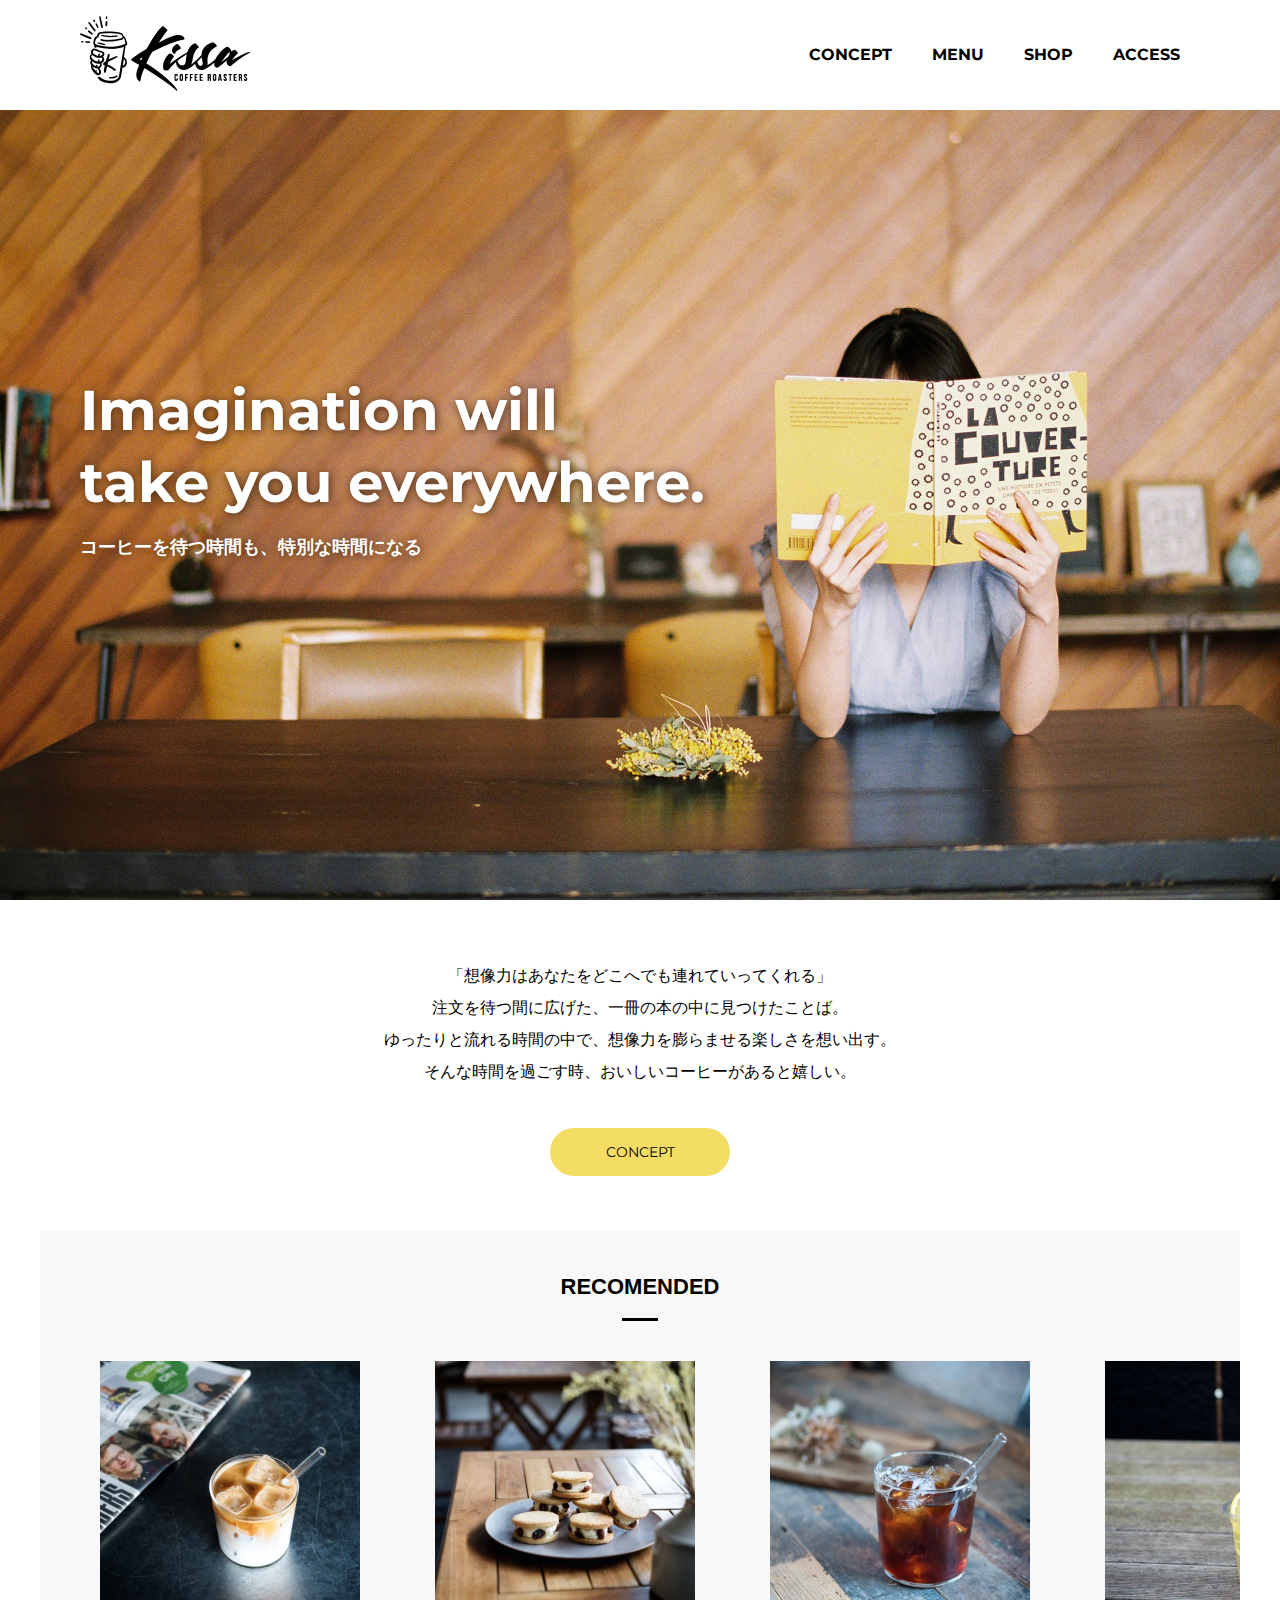
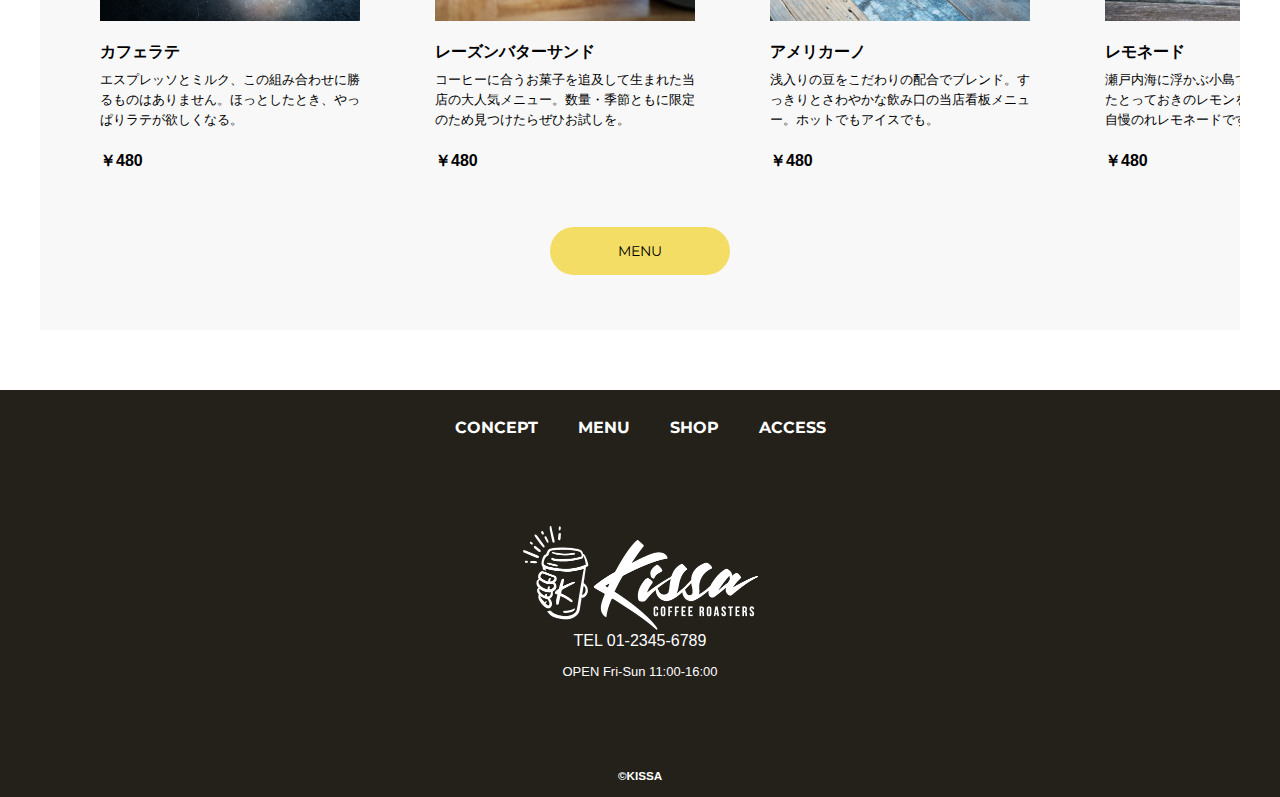
<file: index.html>
<!DOCTYPE html>
<html lang="ja">

<head>
  <meta charset="UTF-8">
  <meta http-equiv="X-UA-Compatible" content="IE=edge">
  <meta name="viewport" content="width=device-width, initial-scale=1.0">
  <meta name="description" content="自家焙煎したこだわりのコーヒーと、思わず長いしたくなるような居心地の良い空間を提供するカフェ「KISSA」のウェブサイトです">
  <script src="./js/toggle-menu.js"></script>
  <link href="./css/common.css" rel="stylesheet">
  <link href="./css/index.css" rel="stylesheet">
  <title>KISSA official website</title>
  <link rel="preconnect" href="https://fonts.googleapis.com">
  <link rel="preconnect" href="https://fonts.gstatic.com" crossorigin>
  <link href="https://fonts.googleapis.com/css2?family=Montserrat:wght@700&display=swap" rel="stylesheet">
</head>

<body>
  <!-- headerここから -->
  <header class="header">
    <div class="header-inner">
      <a class="header-logo" href="./index.html">
        <img src="images/common/logo-header.png" alt="KISSA">
      </a>
      <button class="toggle-menu-button"></button>
      <div class="header-site-menu">
        <nav class="site-menu">
          <ul>
            <li><a href="./concept.html">CONCEPT</a></li>
            <li><a href="./menu.html">MENU</a></li>
            <li><a href="./shop.html">SHOP</a></li>
            <li><a href="./access.html">ACCESS</a></li>
          </ul>
        </nav>
      </div>
    </div>
  </header>
  <!-- headerここまで -->

  <!-- mainここから -->
  <main class="main">
    <div class="first-view">
      <div class="first-view-text">
        <h1>Imagination will <br>take you everywhere.</h1>
        <p>コーヒーを待つ時間も、特別な時間になる</p>
      </div>
    </div>
    <div class="lead">
      <p>「想像力はあなたをどこへでも連れていってくれる」<br>注文を待つ間に広げた、一冊の本の中に見つけたことば。<br>ゆったりと流れる時間の中で、想像力を膨らませる楽しさを想い出す。<br>そんな時間を過ごす時、おいしいコーヒーがあると嬉しい。</p>
      <div class="link-button-area">
        <a class="link-button" href="./concept.html">CONCEPT</a>
      </div>
      <div class="recommended">
        <h2>RECOMENDED</h2>
        <ul class="item-list">
          <li>
            <img src="./images/index/img-item01.jpg" alt="カフェラテの商品画像">
            <dl>
              <dt>カフェラテ</dt>
              <dd>エスプレッソとミルク、この組み合わせに勝るものはありません。ほっとしたとき、やっぱりラテが欲しくなる。</dd>
            </dl>
            <p class="price">￥480</p>
          </li>
          <li>
            <img src="./images/index/img-item02.jpg" alt="レーズンバターサンドの商品画像">
            <dl>
              <dt>レーズンバターサンド</dt>
              <dd>コーヒーに合うお菓子を追及して生まれた当店の大人気メニュー。数量・季節ともに限定のため見つけたらぜひお試しを。</dd>
            </dl>
            <p class="price">￥480</p>
          </li>
          <li>
            <img src="./images/index/img-item03.jpg" alt="アメリカーノの商品画像">
            <dl>
              <dt>アメリカーノ</dt>
              <dd>浅入りの豆をこだわりの配合でブレンド。すっきりとさわやかな飲み口の当店看板メニュー。ホットでもアイスでも。</dd>
            </dl>
            <p class="price">￥480</p>
          </li>
          <li>
            <img src="./images/index/img-item04.jpg" alt="レモネードの商品画像">
            <dl>
              <dt>レモネード</dt>
              <dd>瀬戸内海に浮かぶ小島でオーナー自ら栽培したとっておきのレモンを。たっぷりと使った自慢のれレモネードです。</dd>
            </dl>
            <p class="price">￥480</p>
          </li>
          <li>
            <img src="./images/index/img-item05.jpg" alt="ホット・ドッグチリの商品画像">
            <dl>
              <dt>ホット・ドッグチリ</dt>
              <dd>テキストが入ります。テキストが入ります。テキストが入ります。テキストが入ります。テキストが入ります。ｓ</dd>
            </dl>
            <p class="price">￥480</p>
          </li>
        </ul>
        <div class="link-button-area">
          <a class="link-button" href="./menu.html">MENU</a>
        </div> 
      </div>
    </div>
  </main>
  <!-- mainここまで -->

  <!-- footerここから -->
  <footer class="footer">
    <nav class="site-menu">
      <ul>
        <li><a href="./concept.html">CONCEPT</a></li>
        <li><a href="./menu.html">MENU</a></li>
        <li><a href="./shop.html">SHOP</a></li>
        <li><a href="./access.html">ACCESS</a></li>
      </ul>
    </nav>
    <a class="footer-logo" href="./index.html">
      <img src="./images/common/logo-footer.png" alt="KISSA">
    </a>
    <p class="footer-tell">TEL 01-2345-6789</p>
    <p class="footer-time">OPEN Fri-Sun 11:00-16:00</p>
    <p class="copyright"><small>&copy;KISSA</small></p>
  </footer>
  <!-- footerここまで -->
  
</body>

</html>
</file>
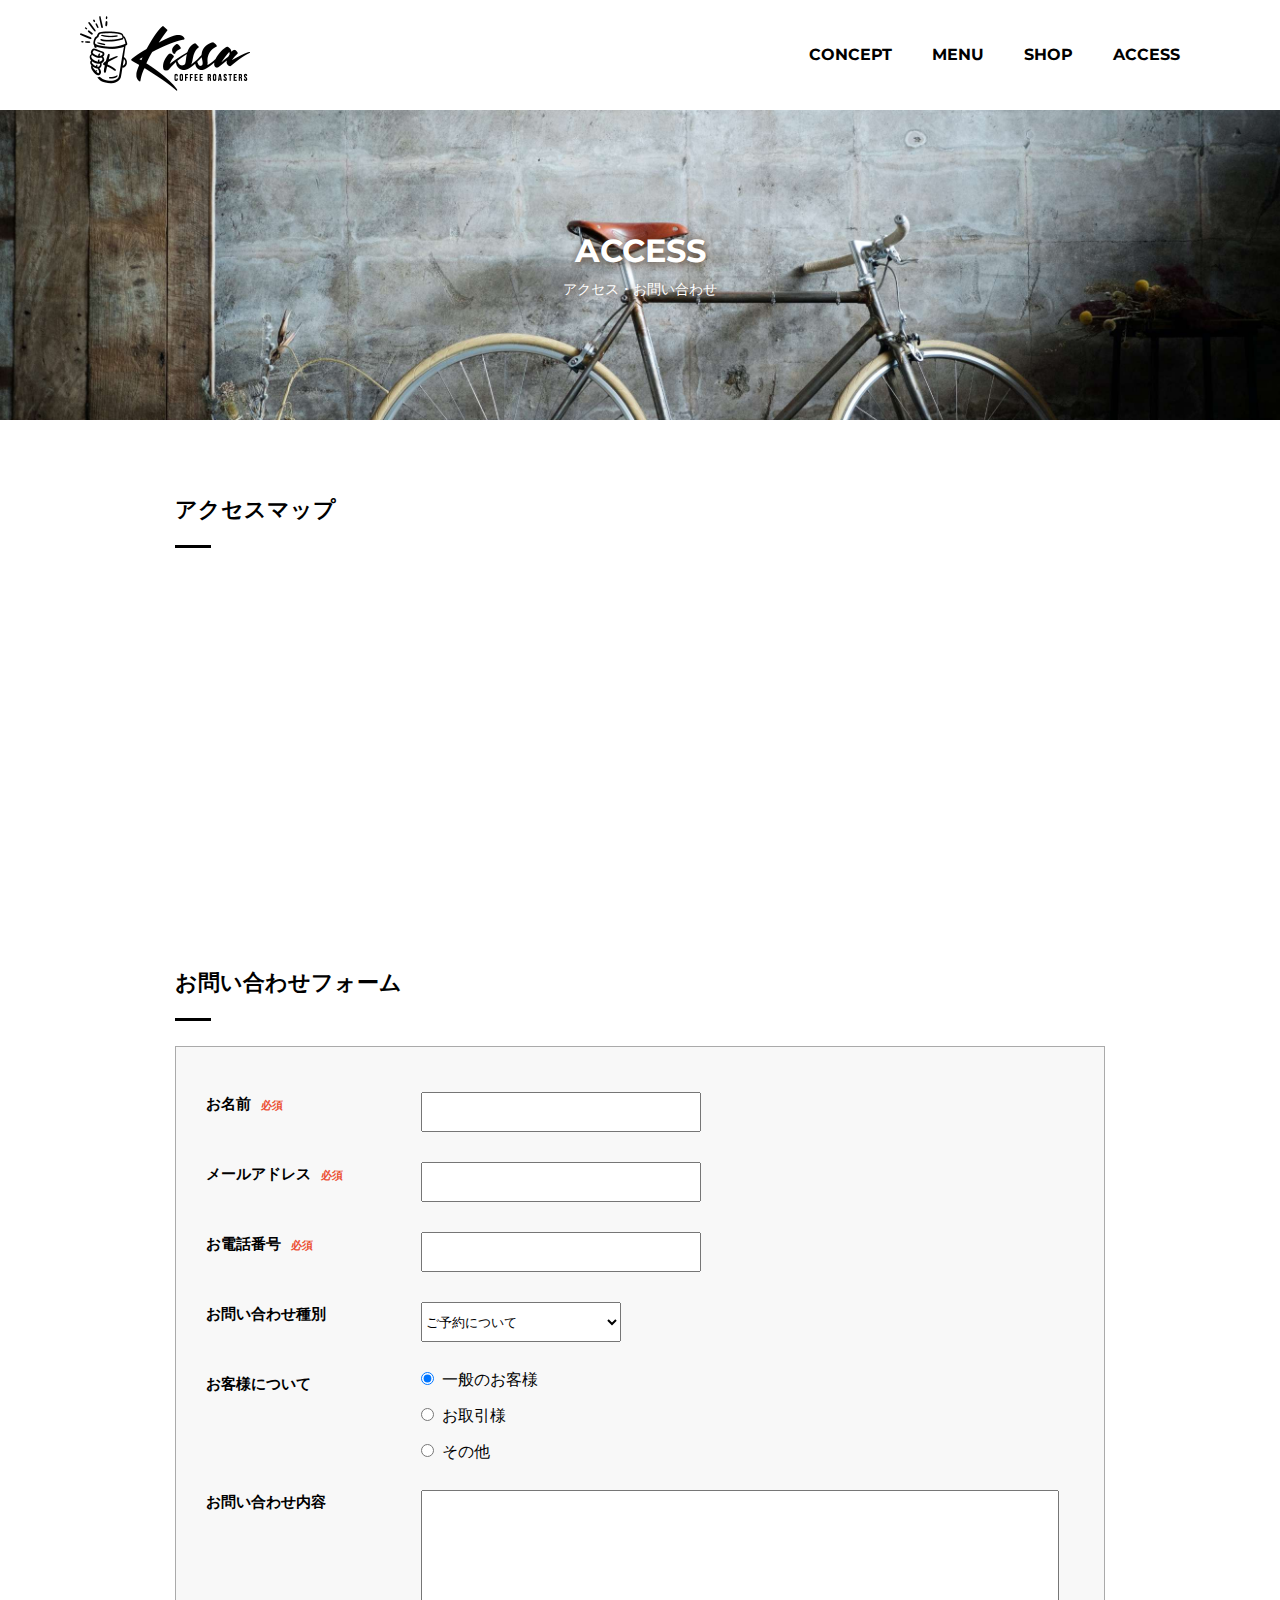
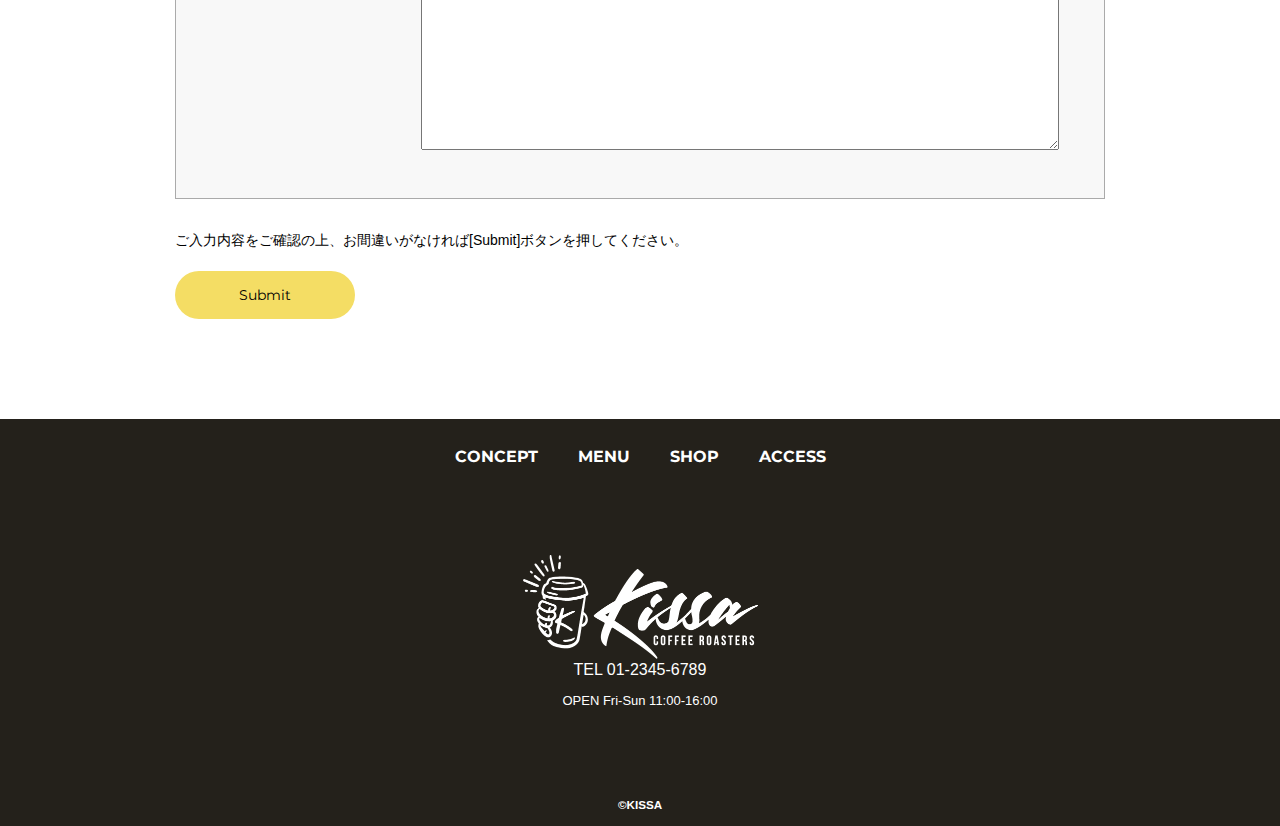
<file: access.html>
<!DOCTYPE html>
<html lang="ja">

<head>
  <meta charset="UTF-8">
  <meta http-equiv="X-UA-Compatible" content="IE=edge">
  <meta name="viewport" content="width=device-width, initial-scale=1.0">
  <meta name="description" content=" カフェ「KISSA」のアクセスマップと問い合わせフォームページです。">
  <script src="./js/toggle-menu.js"></script>
  <link href="./css/common.css" rel="stylesheet">
  <link href="./css/access.css" rel="stylesheet">
  <title>ACCESS | KISSA official website</title>
  <link rel="preconnect" href="https://fonts.googleapis.com">
  <link rel="preconnect" href="https://fonts.gstatic.com" crossorigin>
  <link href="https://fonts.googleapis.com/css2?family=Montserrat:wght@700&display=swap" rel="stylesheet">
</head>

<body>
  <!-- headerここから -->
  <header class="header">
    <div class="header-inner">
      <a class="header-logo" href="./index.html">
        <img src="images/common/logo-header.png" alt="KISSA">
      </a>
      <button class="toggle-menu-button"></button>
      <div class="header-site-menu">
        <nav class="site-menu">
          <ul>
            <li><a href="./concept.html">CONCEPT</a></li>
            <li><a href="./menu.html">MENU</a></li>
            <li><a href="./shop.html">SHOP</a></li>
            <li><a href="./access.html">ACCESS</a></li>
          </ul>
        </nav>
      </div>
    </div>
  </header>
  <!-- headerここまで -->

  <!-- mainここから -->
  <main class="main">
    <div class="title">
      <h1>ACCESS</h1>
      <p>アクセス・お問い合わせ</p>
    </div>
    <div class="map">
      <h2>アクセスマップ</h2>
      <iframe src="https://www.google.com/maps/embed?pb=!1m18!1m12!1m3!1d3233.393345786291!2d138.31391035137773!3d35.86387638005464!2m3!1f0!2f0!3f0!3m2!1i1024!2i768!4f13.1!3m3!1m2!1s0x601c6987d64042f7%3A0xf6a5d71dff896602!2z5bCP5re15rKi6aeF!5e0!3m2!1sja!2sjp!4v1681098962616!5m2!1sja!2sjp" style="border:0;" allowfullscreen="" loading="lazy" referrerpolicy="no-referrer-when-downgrade"></iframe>
    </div>
    <div class="contact">
      <h2>お問い合わせフォーム</h2>
      <form action="#">
        <dl class="form-area">
          <dt><span class="required">お名前</span></dt>
          <dd><input class="input-text" type="text" name="name" required></dd>
          <dt><span class="required">メールアドレス</span></dt>
          <dd><input class="input-text" type="email" name="email" required></dd>
          <dt><span class="required">お電話番号</span></dt>
          <dd><input class="input-text" type="tel" name="tel" required></dd>
          <dt>お問い合わせ種別</dt>
          <dd>
            <select class="select-box" name="genre">
              <option value="ご予約について" selected>ご予約について</option>
              <option value="メニューについて">メニューについて</option>
              <option value="営業時間について">営業時間について</option>
            </select>
          </dd>
          <dt>お客様について</dt>
          <dd>
            <label class="radio-button"><input type="radio" name="user-type" value="一般のお客様" checked>一般のお客様</label>
            <label class="radio-button"><input type="radio" name="user-type" value="お取引様">お取引様</label>
            <label class="radio-button"><input type="radio" name="user-type" value="その他">その他</label>
          </dd>
          <dt>お問い合わせ内容</dt>
          <dd><textarea class="message" name="message" required></textarea></dd>
        </dl>
        <p class="confirm-text">ご入力内容をご確認の上、お間違いがなければ[Submit]ボタンを押してください。</p>
        <button class="submit-button" type="submit">Submit</button>
      </form>
    </div>
  </main>
  <!-- mainここまで -->

  <!-- footerここから -->
  <footer class="footer">
    <nav class="site-menu">
      <ul>
        <li><a href="./concept.html">CONCEPT</a></li>
        <li><a href="./menu.html">MENU</a></li>
        <li><a href="./shop.html">SHOP</a></li>
        <li><a href="./access.html">ACCESS</a></li>
      </ul>
    </nav>
    <a class="footer-logo" href="./index.html">
      <img src="./images/common/logo-footer.png" alt="KISSA">
    </a>
    <p class="footer-tell">TEL 01-2345-6789</p>
    <p class="footer-time">OPEN Fri-Sun 11:00-16:00</p>
    <p class="copyright"><small>&copy;KISSA</small></p>
  </footer>
  <!-- footerここまで -->
  
</body>

</html>
</file>
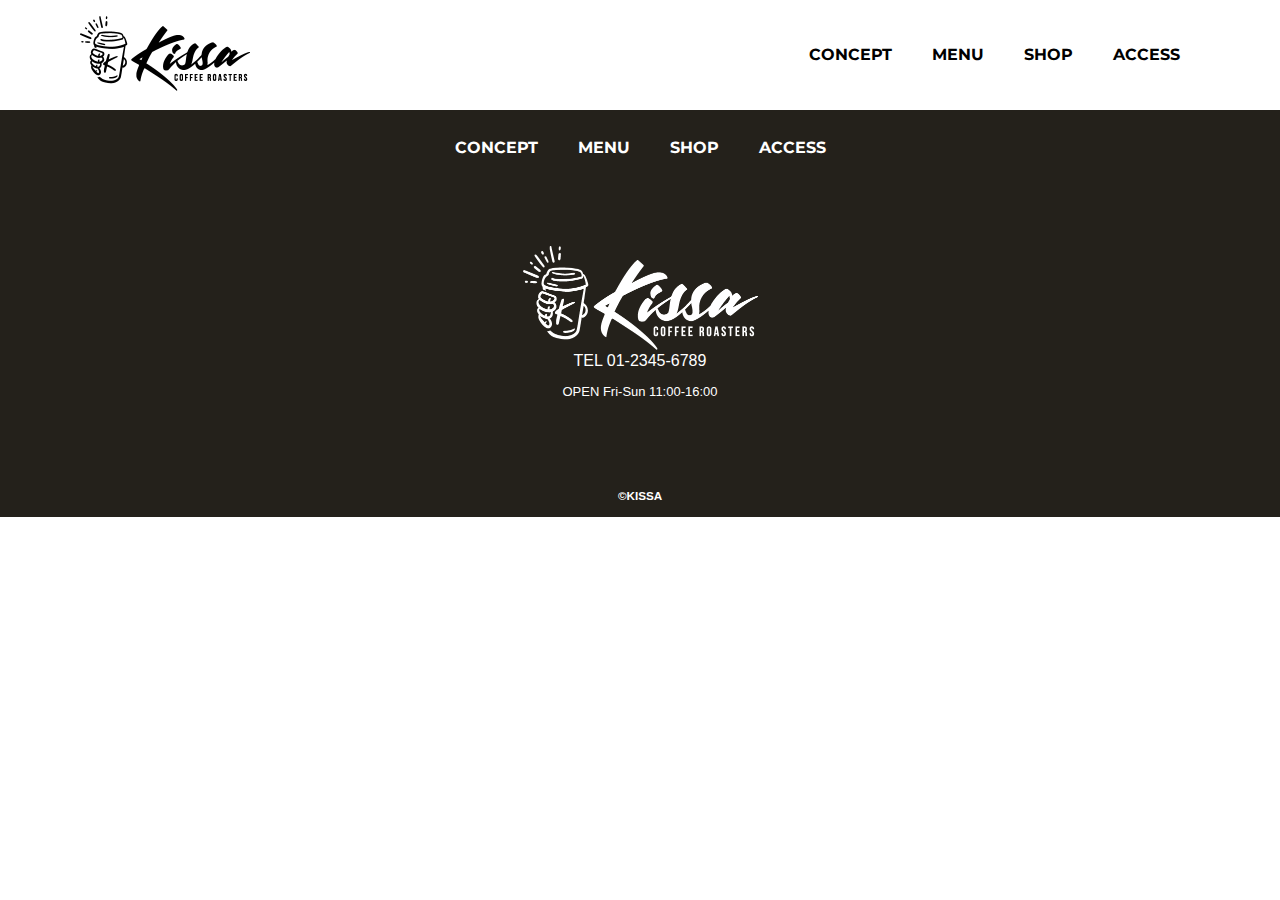
<file: common.html>
<!DOCTYPE html>
<html lang="ja">

<head>
  <meta charset="UTF-8">
  <meta http-equiv="X-UA-Compatible" content="IE=edge">
  <meta name="viewport" content="width=device-width, initial-scale=1.0">
  <meta name="description" content="ページの概要文を記載します">
  <script src="./js/toggle-menu.js"></script>
  <link href="./css/common.css" rel="stylesheet">
  <title>KISSA official website</title>
  <link rel="preconnect" href="https://fonts.googleapis.com">
  <link rel="preconnect" href="https://fonts.gstatic.com" crossorigin>
  <link href="https://fonts.googleapis.com/css2?family=Montserrat:wght@700&display=swap" rel="stylesheet">
</head>

<body>
  <!-- headerここから -->
  <header class="header">
    <div class="header-inner">
      <a class="header-logo" href="./index.html">
        <img src="images/common/logo-header.png" alt="KISSA">
      </a>
      <button class="toggle-menu-button"></button>
      <div class="header-site-menu">
        <nav class="site-menu">
          <ul>
            <li><a href="./concept.html">CONCEPT</a></li>
            <li><a href="./menu.html">MENU</a></li>
            <li><a href="./shop.html">SHOP</a></li>
            <li><a href="./access.html">ACCESS</a></li>
          </ul>
        </nav>
      </div>
    </div>
  </header>
  <!-- headerここまで -->

  <!-- mainここから -->
  <main class="main"></main>
  <!-- mainここまで -->

  <!-- footerここから -->
  <footer class="footer">
    <nav class="site-menu">
      <ul>
        <li><a href="./concept.html">CONCEPT</a></li>
        <li><a href="./menu.html">MENU</a></li>
        <li><a href="./shop.html">SHOP</a></li>
        <li><a href="./access.html">ACCESS</a></li>
      </ul>
    </nav>
    <a class="footer-logo" href="./index.html">
      <img src="./images/common/logo-footer.png" alt="KISSA">
    </a>
    <p class="footer-tell">TEL 01-2345-6789</p>
    <p class="footer-time">OPEN Fri-Sun 11:00-16:00</p>
    <p class="copyright"><small>&copy;KISSA</small></p>
  </footer>
  <!-- footerここまで -->
  
</body>

</html>
</file>
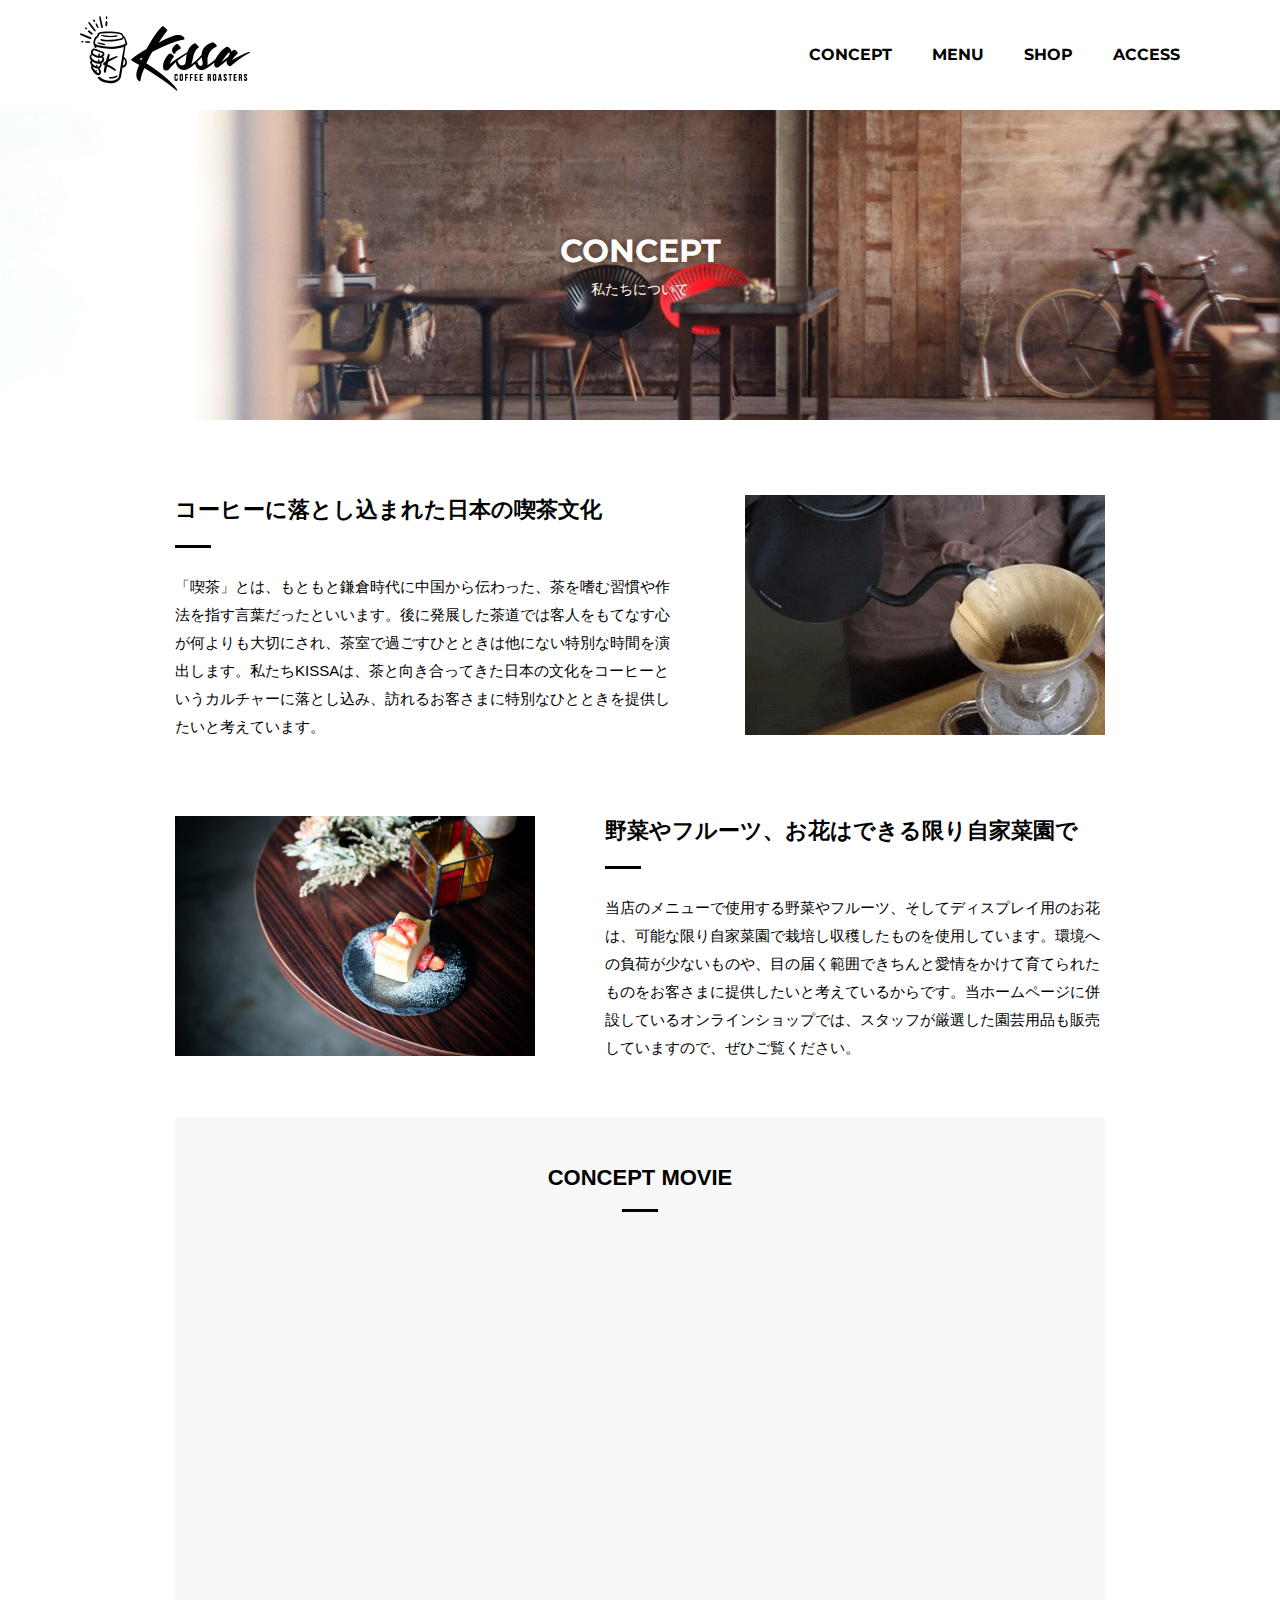
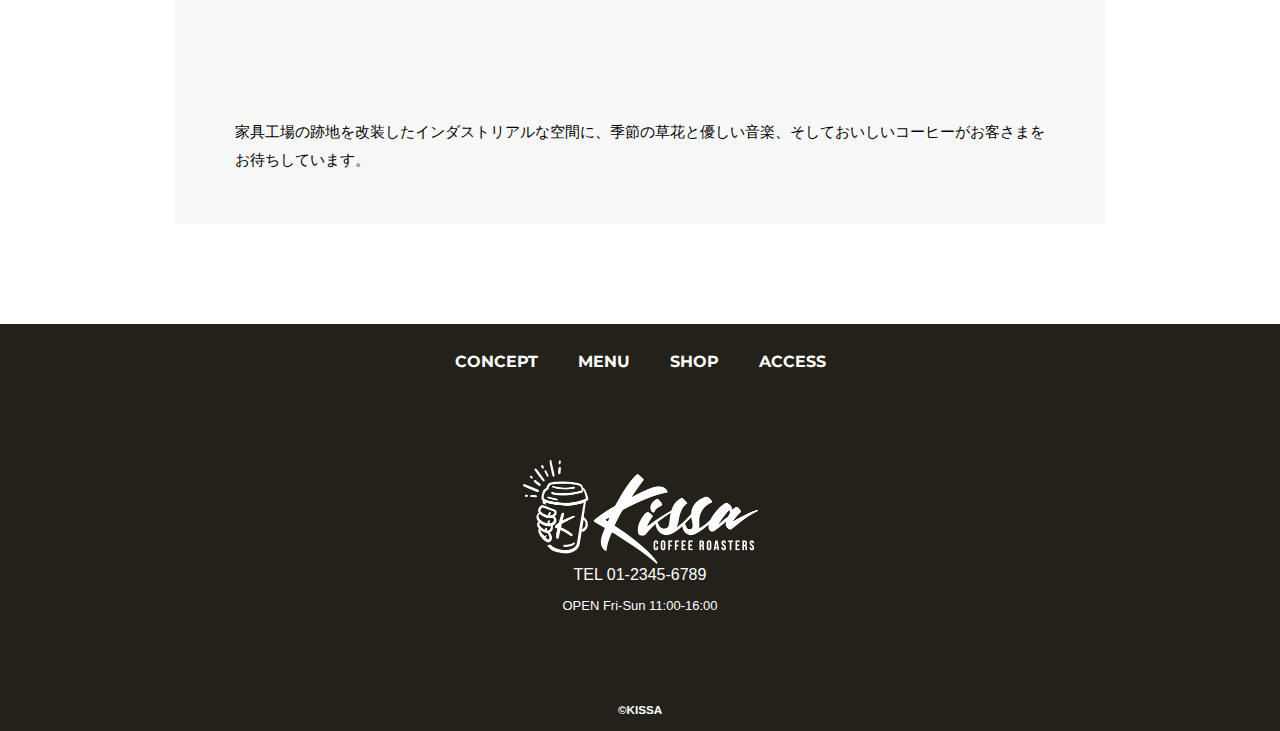
<file: concept.html>
<!DOCTYPE html>
<html lang="ja">

<head>
  <meta charset="UTF-8">
  <meta http-equiv="X-UA-Compatible" content="IE=edge">
  <meta name="viewport" content="width=device-width, initial-scale=1.0">
  <meta name="description" content="カフェ「KISSA」は日本の喫茶文化をコーヒーに落とし込み、訪れるお客様に特別なひとときを提供します">
  <script src="./js/toggle-menu.js"></script>
  <link href="./css/concept.css" rel="stylesheet">
  <link href="./css/common.css" rel="stylesheet">
  <title>CONCEPT</title>
  <link rel="preconnect" href="https://fonts.googleapis.com">
  <link rel="preconnect" href="https://fonts.gstatic.com" crossorigin>
  <link href="https://fonts.googleapis.com/css2?family=Montserrat:wght@700&display=swap" rel="stylesheet">
</head>

<body>
  <!-- headerここから -->
  <header class="header">
    <div class="header-inner">
      <a class="header-logo" href="./index.html">
        <img src="images/common/logo-header.png" alt="KISSA">
      </a>
      <button class="toggle-menu-button"></button>
      <div class="header-site-menu">
        <nav class="site-menu">
          <ul>
            <li><a href="./concept.html">CONCEPT</a></li>
            <li><a href="./menu.html">MENU</a></li>
            <li><a href="./shop.html">SHOP</a></li>
            <li><a href="./access.html">ACCESS</a></li>
          </ul>
        </nav>
      </div>
    </div>
  </header>
  <!-- headerここまで -->

  <!-- mainここから -->
  <main class="main">
    <div class="title">
      <h1>CONCEPT</h1>
      <p>私たちについて</p>
    </div>
    <div class="feature">
      <div class="feature-text">
        <h2>コーヒーに落とし込まれた日本の喫茶文化</h2>
        <p>「喫茶」とは、もともと鎌倉時代に中国から伝わった、茶を嗜む習慣や作法を指す言葉だったといいます。後に発展した茶道では客人をもてなす心が何よりも大切にされ、茶室で過ごすひとときは他にない特別な時間を演出します。私たちKISSAは、茶と向き合ってきた日本の文化をコーヒーというカルチャーに落とし込み、訪れるお客さまに特別なひとときを提供したいと考えています。</p>
      </div>
      <img src="./images/concept/img-item01.gif" alt="コーヒーを淹れている画像">
    </div>
    <div class="feature reverse">
      <div class="feature-text">
        <h2>野菜やフルーツ、お花はできる限り自家菜園で</h2>
        <p>当店のメニューで使用する野菜やフルーツ、そしてディスプレイ用のお花は、可能な限り自家菜園で栽培し収穫したものを使用しています。環境への負荷が少ないものや、目の届く範囲できちんと愛情をかけて育てられたものをお客さまに提供したいと考えているからです。当ホームページに併設しているオンラインショップでは、スタッフが厳選した園芸用品も販売していますので、ぜひご覧ください。</p>
      </div>
      <img src="./images/concept/img-item02.jpg" alt="ケーキとドライフラワーの画像">
    </div>
    <div class="movie">
      <h2>CONCEPT MOVIE</h2>
      <iframe src="https://www.youtube.com/embed/bHzURMA0SKc" title="YouTube video player" frameborder="0" allow="accelerometer; autoplay; clipboard-write; encrypted-media; gyroscope; picture-in-picture" allowfullscreen></iframe>
      <p>家具工場の跡地を改装したインダストリアルな空間に、季節の草花と優しい音楽、そしておいしいコーヒーがお客さまをお待ちしています。</p>
    </div>
  </main>
  <!-- mainここまで -->

  <!-- footerここから -->
  <footer class="footer">
    <nav class="site-menu">
      <ul>
        <li><a href="./concept.html">CONCEPT</a></li>
        <li><a href="./menu.html">MENU</a></li>
        <li><a href="./shop.html">SHOP</a></li>
        <li><a href="./access.html">ACCESS</a></li>
      </ul>
    </nav>
    <a class="footer-logo" href="./index.html">
      <img src="./images/common/logo-footer.png" alt="KISSA">
    </a>
    <p class="footer-tell">TEL 01-2345-6789</p>
    <p class="footer-time">OPEN Fri-Sun 11:00-16:00</p>
    <p class="copyright"><small>&copy;KISSA</small></p>
  </footer>
  <!-- footerここまで -->
  
</body>

</html>
</file>
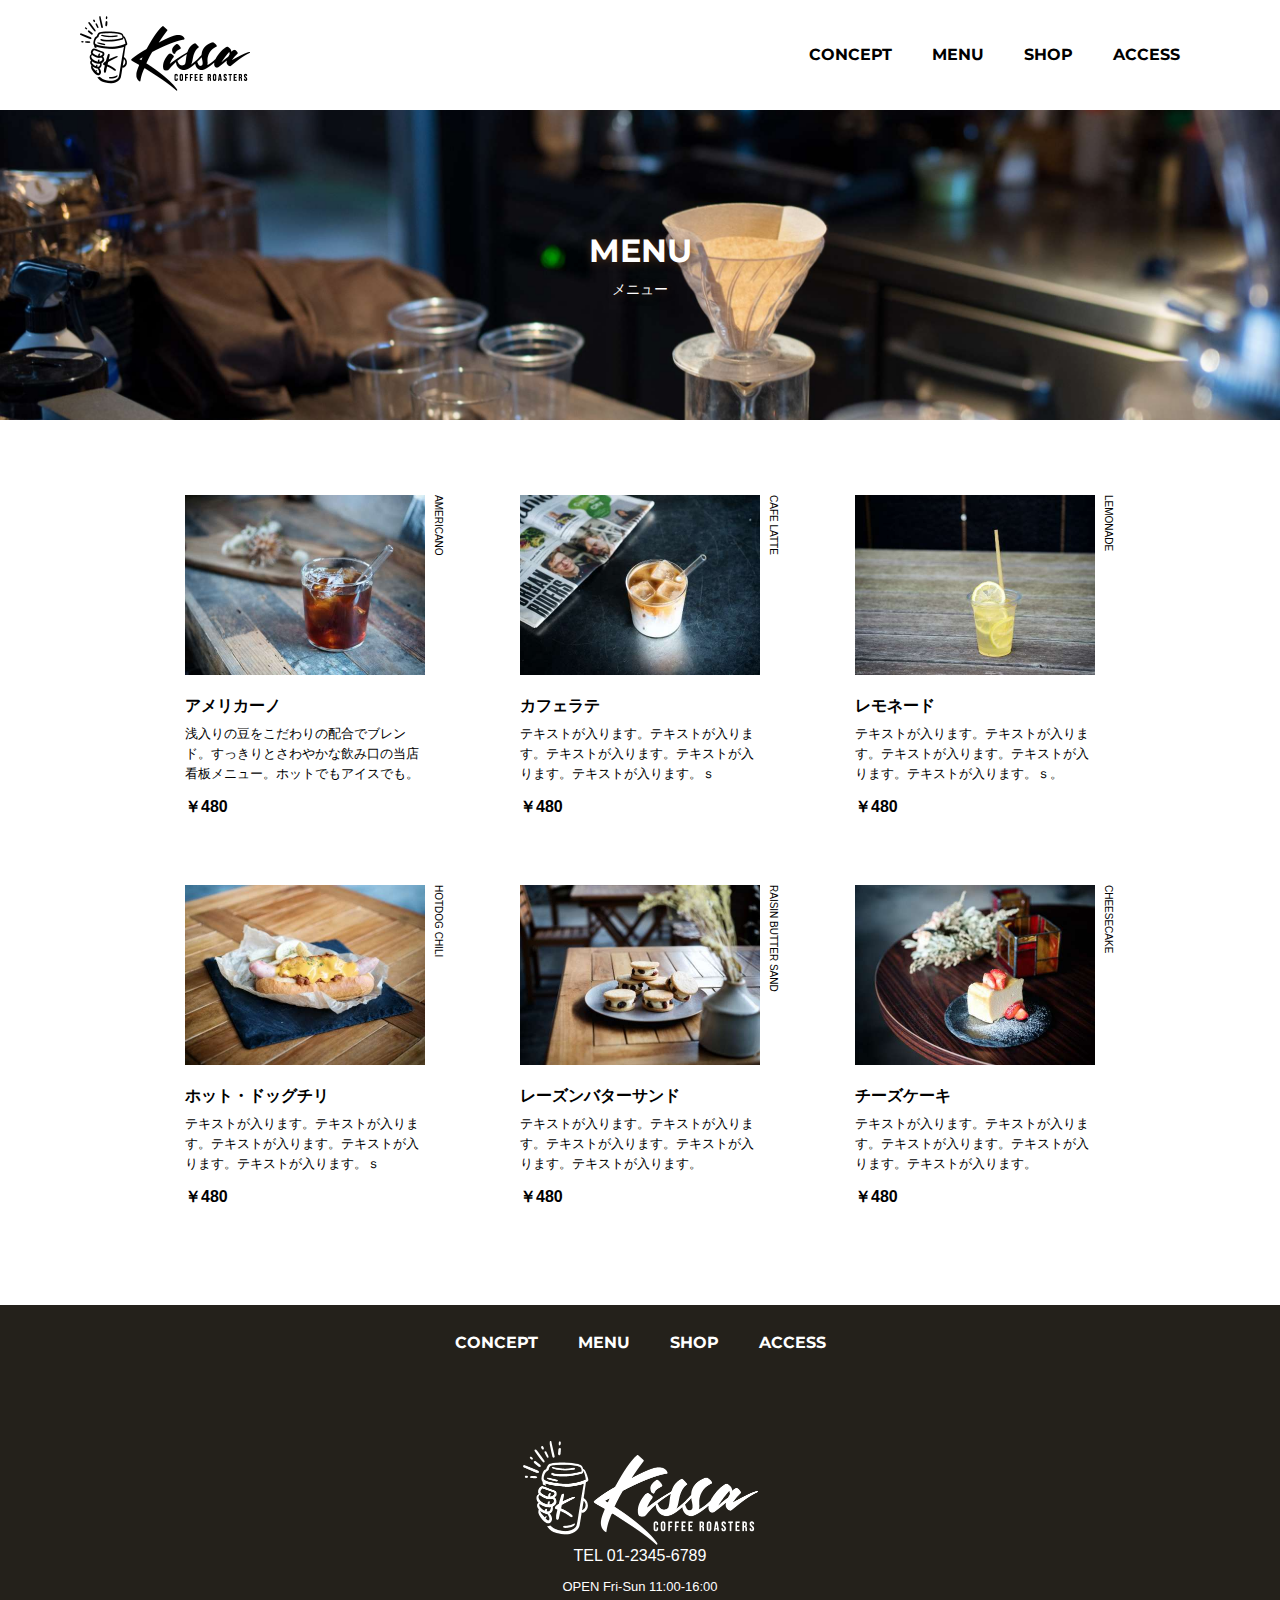
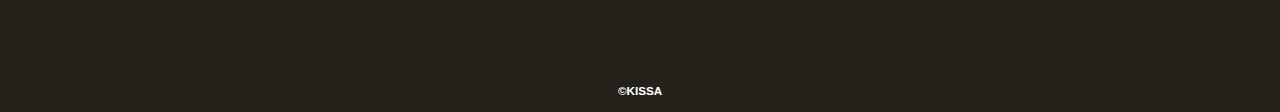
<file: menu.html>
<!DOCTYPE html>
<html lang="ja">

<head>
  <meta charset="UTF-8">
  <meta http-equiv="X-UA-Compatible" content="IE=edge">
  <meta name="viewport" content="width=device-width, initial-scale=1.0">
  <meta name="description" content="カフェ「KISSA」のメニューを掲載しています。こだわりの浅煎りコーヒーをはじめ、さまざまなメニューをご用意しております。">
  <script src="./js/toggle-menu.js"></script>
  <link href="./css/common.css" rel="stylesheet">
  <link href="./css/menu.css" rel="stylesheet">
  <title>MENU | KISSA official website</title>
  <link rel="preconnect" href="https://fonts.googleapis.com">
  <link rel="preconnect" href="https://fonts.gstatic.com" crossorigin>
  <link href="https://fonts.googleapis.com/css2?family=Montserrat:wght@700&display=swap" rel="stylesheet">
</head>

<body>
  <!-- headerここから -->
  <header class="header">
    <div class="header-inner">
      <a class="header-logo" href="./index.html">
        <img src="images/common/logo-header.png" alt="KISSA">
      </a>
      <button class="toggle-menu-button"></button>
      <div class="header-site-menu">
        <nav class="site-menu">
          <ul>
            <li><a href="./concept.html">CONCEPT</a></li>
            <li><a href="./menu.html">MENU</a></li>
            <li><a href="./shop.html">SHOP</a></li>
            <li><a href="./access.html">ACCESS</a></li>
          </ul>
        </nav>
      </div>
    </div>
  </header>
  <!-- headerここまで -->

  <!-- mainここから -->
  <main class="main">
    <div class="title">
      <h1>MENU</h1>
      <p>メニュー</p>
    </div>
    <ul class="item-list">
      <li>
        <img src="./images/menu/img-item01.jpg" alt="アメリカーノの商品画像">
        <dl>
          <dt>アメリカーノ</dt>
          <dd>浅入りの豆をこだわりの配合でブレンド。すっきりとさわやかな飲み口の当店看板メニュー。ホットでもアイスでも。</dd>
        </dl>
        <p class="price">￥480</p>
        <p class="item-label">AMERICANO</p>
      </li>
      <li>
        <img src="./images/menu/img-item02.jpg" alt="アメリカーノの商品画像">
        <dl>
          <dt>カフェラテ</dt>
          <dd>テキストが入ります。テキストが入ります。テキストが入ります。テキストが入ります。テキストが入ります。ｓ</dd>
        </dl>
        <p class="price">￥480</p>
        <p class="item-label">CAFE LATTE</p>
      </li>
      <li>
        <img src="./images/menu/img-item03.jpg" alt="アメリカーノの商品画像">
        <dl>
          <dt>レモネード</dt>
          <dd>テキストが入ります。テキストが入ります。テキストが入ります。テキストが入ります。テキストが入ります。ｓ。</dd>
        </dl>
        <p class="price">￥480</p>
        <p class="item-label">LEMONADE</p>
      </li>
      <li>
        <img src="./images/menu/img-item04.jpg" alt="アメリカーノの商品画像">
        <dl>
          <dt>ホット・ドッグチリ</dt>
          <dd>テキストが入ります。テキストが入ります。テキストが入ります。テキストが入ります。テキストが入ります。ｓ</dd>
        </dl>
        <p class="price">￥480</p>
        <p class="item-label">HOTDOG CHILI</p>
      </li>
      <li>
        <img src="./images/menu/img-item05.jpg" alt="アメリカーノの商品画像">
        <dl>
          <dt>レーズンバターサンド</dt>
          <dd>テキストが入ります。テキストが入ります。テキストが入ります。テキストが入ります。テキストが入ります。</dd>
        </dl>
        <p class="price">￥480</p>
        <p class="item-label">RAISIN BUTTER SAND</p>
      </li>
      <li>
        <img src="./images/menu/img-item06.jpg" alt="アメリカーノの商品画像">
        <dl>
          <dt>チーズケーキ</dt>
          <dd>テキストが入ります。テキストが入ります。テキストが入ります。テキストが入ります。テキストが入ります。</dd>
        </dl>
        <p class="price">￥480</p>
        <p class="item-label">CHEESECAKE</p>
      </li>
    </ul>
  </main>
  <!-- mainここまで -->

  <!-- footerここから -->
  <footer class="footer">
    <nav class="site-menu">
      <ul>
        <li><a href="./concept.html">CONCEPT</a></li>
        <li><a href="./menu.html">MENU</a></li>
        <li><a href="./shop.html">SHOP</a></li>
        <li><a href="./access.html">ACCESS</a></li>
      </ul>
    </nav>
    <a class="footer-logo" href="./index.html">
      <img src="./images/common/logo-footer.png" alt="KISSA">
    </a>
    <p class="footer-tell">TEL 01-2345-6789</p>
    <p class="footer-time">OPEN Fri-Sun 11:00-16:00</p>
    <p class="copyright"><small>&copy;KISSA</small></p>
  </footer>
  <!-- footerここまで -->
  
</body>

</html>
</file>
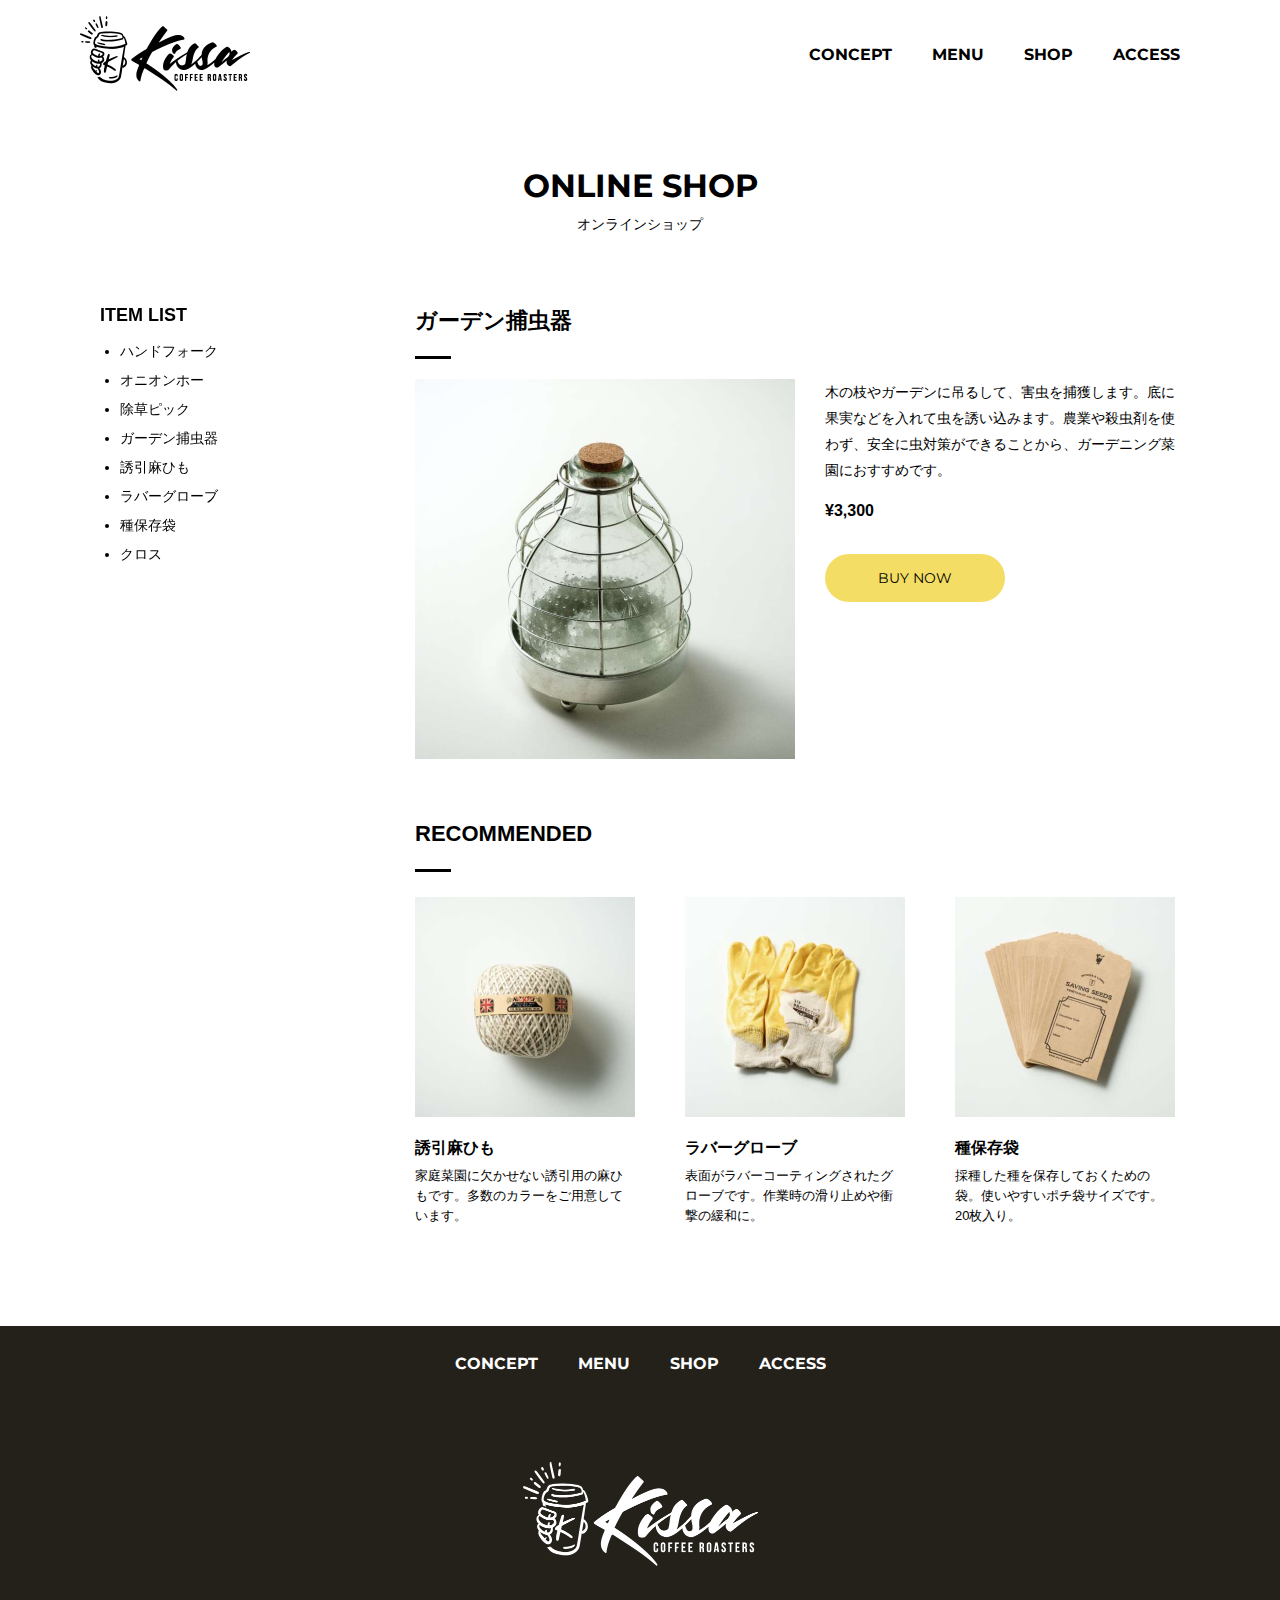
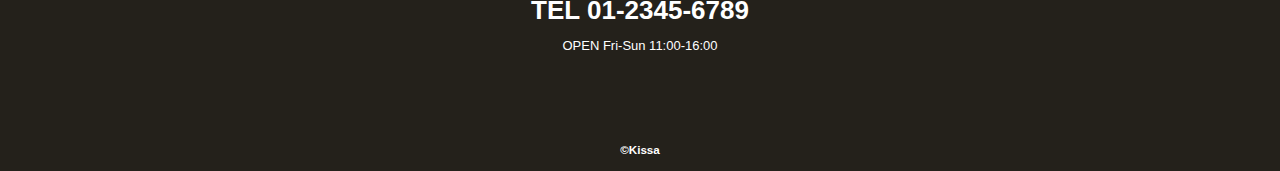
<file: shop-detail.html>
<!DOCTYPE html>
<html>

<head>
    <meta charset="UTF-8">
    <title>ONLINE SHOP｜KISSA official website</title>
    <meta name="description" content="カフェ「KISSA」のスタッフが厳選した、園芸用品のオンラインショップのページです。">
    <meta name="viewport" content="width=device-width">
    <script src="./js/toggle-menu.js"></script>
    <link href="./css/common.css" rel="stylesheet">
    <link href="./css/shop.css" rel="stylesheet">
    <link rel="preconnect" href="https://fonts.googleapis.com">
    <link rel="preconnect" href="https://fonts.gstatic.com" crossorigin>
    <link href="https://fonts.googleapis.com/css2?family=Montserrat:wght@700&display=swap" rel="stylesheet">
</head>

<body>

    <!-- headerここから -->
    <header class="header">
        <div class="header-inner">
            <a class="header-logo" href="./index.html">
                <img src="./images/common/logo-header.png" alt="KISSA">
            </a>
            <button class="toggle-menu-button"></button>
            <div class="header-site-menu">
                <nav class="site-menu">
                    <ul>
                        <li><a href="./concept.html">CONCEPT</a></li>
                        <li><a href="./menu.html">MENU</a></li>
                        <li><a href="./shop.html">SHOP</a></li>
                        <li><a href="./access.html">ACCESS</a></li>
                    </ul>
                </nav>
            </div>
        </div>
    </header>
    <!-- headerここまで -->

    <!-- mainここから -->
    <main class="main">
        <div class="title">
            <h1>ONLINE SHOP</h1>
            <p>オンラインショップ</p>
        </div>
        <div class="shop-contents">
            <div class="shop-item">
                <h2>ガーデン捕虫器</h2>
                <div class="item-area">
                    <img src="./images/shop/img-item04-large.jpg" alt="ガーデン捕虫器の画像">
                    <div class="about-item">
                        <p class="item-text">
                            木の枝やガーデンに吊るして、害虫を捕獲します。底に果実などを入れて虫を誘い込みます。農業や殺虫剤を使わず、安全に虫対策ができることから、ガーデニング菜園におすすめです。
                        </p>
                        <p class="item-price">¥3,300</p>
                        <a href="https:www.amazon.co.jp/dp/4774190640/" target="_blank">BUY NOW</a>
                    </div>
                </div>
                <div class="item-group recommended">
                    <h2>RECOMMENDED</h2>
                    <ul class="item-list">
                        <li>
                            <a href="./shop-detail.html">
                                <img src="./images/shop/img-item05.jpg" alt="誘引麻ひもの画像">
                                <dl>
                                    <dt>誘引麻ひも</dt>
                                    <dd>家庭菜園に欠かせない誘引用の麻ひもです。多数のカラーをご用意しています。</dd>
                                </dl>
                            </a>
                        </li>
                        <li>
                            <a href="./shop-detail.html">
                                <img src="./images/shop/img-item06.jpg" alt="ラバーグローブの画像">
                                <dl>
                                    <dt>ラバーグローブ</dt>
                                    <dd>表面がラバーコーティングされたグローブです。作業時の滑り止めや衝撃の緩和に。</dd>
                                </dl>
                            </a>
                        </li>
                        <li>
                            <a href="./shop-detail.html">
                                <img src="./images/shop/img-item07.jpg" alt="種保存袋の商品画像">
                                <dl>
                                    <dt>種保存袋</dt>
                                    <dd>採種した種を保存しておくための袋。使いやすいポチ袋サイズです。20枚入り。</dd>
                                </dl>
                            </a>
                        </li>
                    </ul>
                </div>
            </div>
            <aside class="shop-menu">
                <div class="aside-inner">
                    <h2>ITEM LIST</h2>
                    <ul>
                        <li><a href="./shop-detail.html">ハンドフォーク</a></li>
                        <li><a href="./shop-detail.html">オニオンホー</a></li>
                        <li><a href="./shop-detail.html">除草ピック</a></li>
                        <li><a href="./shop-detail.html">ガーデン捕虫器</a></li>
                        <li><a href="./shop-detail.html">誘引麻ひも</a></li>
                        <li><a href="./shop-detail.html">ラバーグローブ</a></li>
                        <li><a href="./shop-detail.html">種保存袋</a></li>
                        <li><a href="./shop-detail.html">クロス</a></li>
                    </ul>
                </div>
            </aside>
        </div>
    </main>
    <!-- mainここまで -->

    <!-- footerここから -->
    <footer class="footer">
        <nav class="site-menu">
            <ul>
                <li><a href="./concept.html">CONCEPT</a></li>
                <li><a href="./menu.html">MENU</a></li>
                <li><a href="./shop.html">SHOP</a></li>
                <li><a href="./access.html">ACCESS</a></li>
            </ul>
        </nav>
        <a class="footer-logo" href="./index.html">
            <img src="./images/common/logo-footer.png" alt="KISSA">
        </a>
        <p class="footer-tel">TEL 01-2345-6789</p>
        <p class="footer-time">OPEN Fri-Sun 11:00-16:00</p>
        <p class="copyright"><small>&copy;Kissa</small></p>
    </footer>
    <!-- footerここまで -->

</body>

</html>
</file>
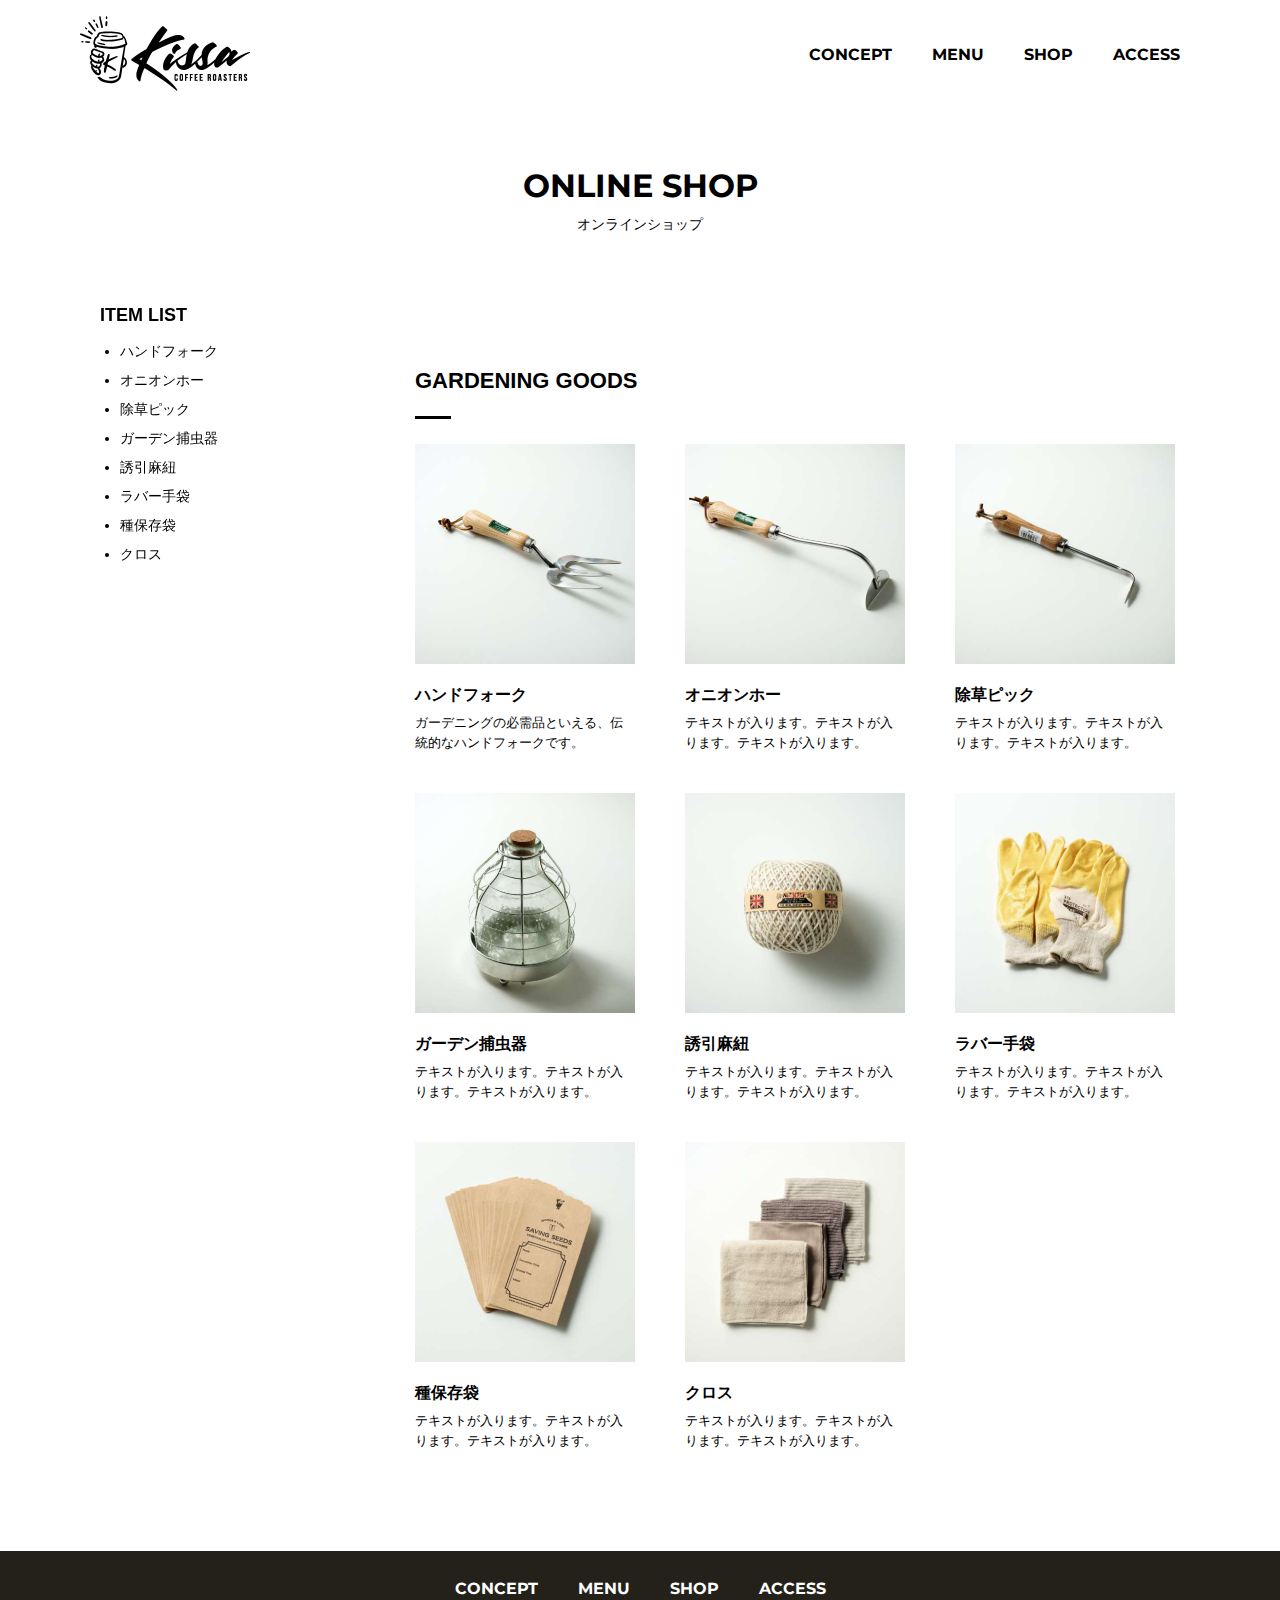
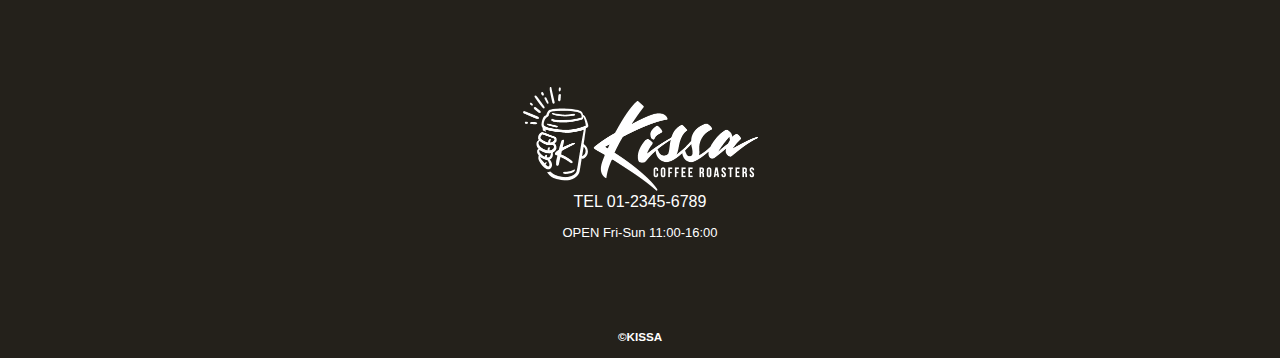
<file: shop.html>
<!DOCTYPE html>
<html lang="ja">

<head>
  <meta charset="UTF-8">
  <meta http-equiv="X-UA-Compatible" content="IE=edge">
  <meta name="viewport" content="width=device-width, initial-scale=1.0">
  <meta name="description" content="カフェ「KISSA」のスタッフが厳選した、園芸用品のオンラインショップです。">
  <script src="./js/toggle-menu.js"></script>
  <link href="./css/common.css" rel="stylesheet">
  <link href="./css/shop.css" rel="stylesheet">
  <title>ONLINE SHOP | KISSA official website</title>
  <link rel="preconnect" href="https://fonts.googleapis.com">
  <link rel="preconnect" href="https://fonts.gstatic.com" crossorigin>
  <link href="https://fonts.googleapis.com/css2?family=Montserrat:wght@700&display=swap" rel="stylesheet">
</head>

<body>
  <!-- headerここから -->
  <header class="header">
    <div class="header-inner">
      <a class="header-logo" href="./index.html">
        <img src="images/common/logo-header.png" alt="KISSA">
      </a>
      <button class="toggle-menu-button"></button>
      <div class="header-site-menu">
        <nav class="site-menu">
          <ul>
            <li><a href="./concept.html">CONCEPT</a></li>
            <li><a href="./menu.html">MENU</a></li>
            <li><a href="./shop.html">SHOP</a></li>
            <li><a href="./access.html">ACCESS</a></li>
          </ul>
        </nav>
      </div>
    </div>
  </header>
  <!-- headerここまで -->

  <!-- mainここから -->
  <main class="main">
    <div class="title">
      <h1>ONLINE SHOP</h1>
      <p>オンラインショップ</p>
    </div>
    <div class="shop-contents">
      <div class="shop-item">
        <div class="item-group">
          <h2>GARDENING GOODS</h2>
          <ul class="item-list">
            <li>
              <a href="./shop-detail.html">
                <img src="./images/shop/img-item01.jpg" alt="ハンドフォークの商品画像">
                <dl>
                  <dt>ハンドフォーク</dt>
                  <dd>ガーデニングの必需品といえる、伝統的なハンドフォークです。</dd>
                </dl>
              </a>
            </li>
            <li>
              <a href="./shop-detail.html">
                <img src="./images/shop/img-item02.jpg" alt="オニオンホーの商品画像">
                <dl>
                  <dt>オニオンホー</dt>
                  <dd>テキストが入ります。テキストが入ります。テキストが入ります。</dd>
                </dl>
              </a>
            </li>
            <li>
              <a href="./shop-detail.html">
                <img src="./images/shop/img-item03.jpg" alt="除草ピックの商品画像">
                <dl>
                  <dt>除草ピック</dt>
                  <dd>テキストが入ります。テキストが入ります。テキストが入ります。</dd>
                </dl>
              </a>
            </li>
            <li>
              <a href="./shop-detail.html">
                <img src="./images/shop/img-item04.jpg" alt="ガーデン捕虫器の商品画像">
                <dl>
                  <dt>ガーデン捕虫器</dt>
                  <dd>テキストが入ります。テキストが入ります。テキストが入ります。</dd>
                </dl>
              </a>
            </li>
            <li>
              <a href="./shop-detail.html">
                <img src="./images/shop/img-item05.jpg" alt="誘引麻紐の商品画像">
                <dl>
                  <dt>誘引麻紐</dt>
                  <dd>テキストが入ります。テキストが入ります。テキストが入ります。</dd>
                </dl>
              </a>
            </li>
            <li>
              <a href="./shop-detail.html">
                <img src="./images/shop/img-item06.jpg" alt="ラバー手袋の商品画像">
                <dl>
                  <dt>ラバー手袋</dt>
                  <dd>テキストが入ります。テキストが入ります。テキストが入ります。</dd>
                </dl>
              </a>
            </li>
            <li>
              <a href="./shop-detail.html">
                <img src="./images/shop/img-item07.jpg" alt="種保存袋の商品画像">
                <dl>
                  <dt>種保存袋</dt>
                  <dd>テキストが入ります。テキストが入ります。テキストが入ります。</dd>
                </dl>
              </a>
            </li>
            <li>
              <a href="./shop-detail.html">
                <img src="./images/shop/img-item08.jpg" alt="クロスの商品画像">
                <dl>
                  <dt>クロス</dt>
                  <dd>テキストが入ります。テキストが入ります。テキストが入ります。</dd>
                </dl>
              </a>
            </li>
          </ul>
        </div>
      </div>
      <aside class="shop-menu">
        <div class="aside-inner">
          <h2>ITEM LIST</h2>
          <ul>
            <li><a href="./shop-detail.html">ハンドフォーク</a></li>
            <li><a href="./shop-detail.html">オニオンホー</a></li>
            <li><a href="./shop-detail.html">除草ピック</a></li>
            <li><a href="./shop-detail.html">ガーデン捕虫器</a></li>
            <li><a href="./shop-detail.html">誘引麻紐</a></li>
            <li><a href="./shop-detail.html">ラバー手袋</a></li>
            <li><a href="./shop-detail.html">種保存袋</a></li>
            <li><a href="./shop-detail.html">クロス</a></li>
          </ul>
        </div>
      </aside>
    </div>

  </main>
  <!-- mainここまで -->

  <!-- footerここから -->
  <footer class="footer">
    <nav class="site-menu">
      <ul>
        <li><a href="./concept.html">CONCEPT</a></li>
        <li><a href="./menu.html">MENU</a></li>
        <li><a href="./shop.html">SHOP</a></li>
        <li><a href="./access.html">ACCESS</a></li>
      </ul>
    </nav>
    <a class="footer-logo" href="./index.html">
      <img src="./images/common/logo-footer.png" alt="KISSA">
    </a>
    <p class="footer-tell">TEL 01-2345-6789</p>
    <p class="footer-time">OPEN Fri-Sun 11:00-16:00</p>
    <p class="copyright"><small>&copy;KISSA</small></p>
  </footer>
  <!-- footerここまで -->
  
</body>

</html>
</file>
<file: css/common.css>
@charset "utf-8";

*,
::before,
::after {
  padding: 0;
  margin: 0;
  box-sizing: border-box;
}

ul,
ol {
  list-style: none;
}

a {
  color: inherit;
  text-decoration: none;
}

body {
  font-family: sans-serif;
  font-size: 16px;
  color: #000000;
  line-height: 1;
  background-color: #ffffff;
}

img {
  max-width: 100%;
}

.header-inner {
  max-width: 1200px;
  height: 110px;
  margin-left: auto;
  margin-right: auto;
  padding-left: 40px;
  padding-right: 40px;
  display: flex;
  justify-content: space-between;
  align-items: center;
}

.toggle-menu-button {
  display: none;
}

.header-logo {
  display: block;
  width: 170px;
}

.site-menu ul {
  display: flex;
}

.site-menu ul li {
  margin-left: 20px;
  margin-right: 20px;
}

.site-menu ul li a {
  font-family: 'Montserrat', sans-serif;
  font-weight: bold;
}

.footer {
  color: #ffffff;
  background-color: #24211b;
  padding-top: 30px;
  padding-bottom: 15px;
  display: flex;
  flex-direction: column;
  align-items: center;
}

.footer-logo {
  display: block;
  width: 235px;
  margin-top: 90px;
}

.footer-tel {
  font-size: 26px;
  font-weight: bold;
  margin-top: 28px;
}

.footer-time {
  font-size: 13px;
  margin-top: 16px;
}

.copyright {
  font-size: 14px;
  font-weight: bold;
  margin-top: 90px;
}

@media (max-width: 800px) {
  .site-menu ul {
    display: block;
    text-align: center;
  }

  .site-menu li {
    margin-top: 20px;
  }

  .header {
    position: fixed;
    top: 0;
    left: 0;
    right: 0;
    background-color: #ffffff;
    height: 50px;
    z-index: 10;
    box-shadow: 0 3px 6px rgba(0, 0, 0, 0.1);
  }

  .header-inner {
    padding-left: 20px;
    padding-right: 20px;
    height: 100%;
    position: relative;
  }

  .header-logo {
    width: 100px;
  }

  .header-site-menu {
    position: absolute;
    top: 100%;
    left: 0;
    right: 0;
    color: #ffffff;
    background-color: #736E62;
    padding-top: 30px;
    padding-bottom: 50px;
    display: none;
  }

  .header-site-menu.is-show {
    display: block;
  }

  .toggle-menu-button {
    display: block;
    width: 44px;
    height: 34px;
    background-image: url(../images/common/icon-menu.png);
    background-size: 50%;
    background-position: center;
    background-repeat: no-repeat;
    background-color: transparent;
    border: none;
    border-radius: 0;
    outline: none;
  }

  .main {
    padding-top: 50px;
  }

  .footer-logo {
    margin-top: 60px;
  }

  .footer-tel {
    font-size: 20px;
  }

  .copyright {
    margin-top: 50px;
  }
}
</file>
<file: css/index.css>
@charset "utf-8";

.first-view {
  height: calc(100vh - 110px);
  background-image: url(../images/index/bg-main.jpg);
  background-repeat: no-repeat;
  background-position: center center;
  background-size: cover;
  display: flex;
  align-items: center;
}

.first-view-text {
  width: 100%;
  max-width: 1200px;
  margin-left: auto;
  margin-right: auto;
  padding-left: 40px;
  padding-bottom: 80px;
  color: white;
  font-weight: bold;
  text-shadow: 1px 1px 10px #4b2c14;
}

.first-view-text h1 {
  font-family: 'Montserrat', sans-serif;
  font-size: 56px;
  line-height: 72px;
}

.first-view-text p {
  font-size: 18px;
  margin-top: 20px;
}

.lead {
  max-width: 1200px;
  margin: 60px auto;
}

.lead p {
  line-height: 2;
  text-align: center;
}

.link-button-area {
  text-align: center;
  margin-top: 40px;
}

.link-button {
  background-color: #f4dd64;
  display: inline-block;
  min-width: 180px;
  line-height: 48px;
  border-radius: 24px;
  font-family: 'Montserrat',sans-serif;
  font-size: 14px;
}

.link-button:hover {
  background-color: #d8b500;
}

.recommended {
  background-color: #f8f8f8;
	/*margin: 0 calc(50% - 50vw);
	width: 100vw; */
  padding-top: 45px;
  padding-bottom: 55px;
  margin-top: 55px;
}

.recommended h2 {
  font-size: 22px;
  font-weight: bold;
  text-align: center;
}

.recommended h2::after {
  content: '';
  display: block;
  width: 36px;
  height: 3px;
  background-color: #000;
  margin-top: 20px;
  margin-left: auto;
  margin-right: auto;
}

.item-list {
  display: flex;
  padding-top: 40px;
  padding-bottom: 10px;
  padding-left: 60px;
  padding-right: 60px;
  overflow: scroll;
}

.item-list li {
  flex-shrink: 0;
  width: 260px;
  margin-left: 75px;
}

.item-list li:first-child {
  margin-left: 0;
}

.item-list dl {
  margin-top: 20px;
}

.item-list dt {
  font-weight: bold;
}

.item-list dd {
  font-size: 13px;
  line-height: 20px;
  margin-top: 10px;
}

.item-list .price {
  font-weight: bold;
  margin-top: 15px;
  text-align: left;
}

@media (max-width: 800px) {
.first-view {
  height: calc(100vh - 50px);
  background-image: url(../images/index/bg-main-sp.jpg);
  align-items: flex-start;
  }
.first-view-text {
  padding-top: 60px;
  padding-left: 20px;
  }
.first-view-text h1 {
  font-size: 36px;
  line-height: 48px;
  }
.first-view-text p {
  font-size: 14px;
  margin-top: 15px;
  }
.lead {
  padding-left: 20px;
  padding-right: 20px;
  }
 .lead p {
  text-align: left;
 }
.item-list {
  padding-left: 20px;
  padding-right: 20px;
} 
.item-list li {
  width: 220px;
  margin-left: 30px;
}
}
</file>
<file: css/access.css>
@charset "utf-8";

.title {
  height: 310px;
  background-image: url(../images/access/bg-main.jpg);
  background-repeat: no-repeat;
  background-position: center center;
  background-size: cover;
  display: flex;
  flex-direction: column;
  justify-content: center;
  align-items: center;
  color: white;
  text-shadow: 1px 1px 10px #4b2c14;
}

.title h1 {
  font-family: 'Montserrat', sans-serif;
  font-size: 32px;
  font-weight: bold;
}

.title p {
  font-size: 14px;
  margin-top: 15px;
}

.main h2 {
  font-size: 22px;
  font-weight: bold;
  line-height: 30px;
}

.main h2::after {
  content: '';
  display: block;
  width: 36px;
  height: 3px;
  background-color: black;
  margin-top: 20px;
}

.map {
  width: 930px;
  max-width: 90%;
  margin-top: 75px;
  margin-left: auto;
  margin-right: auto;
}

.map iframe {
  display: block;
  width: 100%;
  height: 320px;
margin-top: 25px;
}

.contact {
  width: 930px;
  max-width: 90%;
  margin-top: 75px;
  margin-left: auto;
  margin-right: auto;
}

.form-area {
  background-color: #f8f8f8;
  border: 1px solid #aaa;
  margin-top: 25px;
  padding: 30px;
  display: flex;
  flex-wrap: wrap;
}

.form-area dt {
  width: 200px;
  padding: 15px 0;
  font-size: 15px;
  font-weight: bold;
  line-height: 24px;
}

.form-area dd {
  width: calc(100% - 200px);
  padding: 15px;
}

.form-area dt .required::after {
  content: '必須';
  font-size: 11px;
  color: #eb4f32;
  margin-left: 10px;
}

.input-text {
  width: 100%;
  max-width: 280px;
  height: 40px;
  padding-left: 10px;
  padding-right: 10px;
}

.select-box {
  width: 200px;
  height: 40px;
}

.radio-button {
  display: block;
  margin-top: 20px;
}

.radio-button:first-child {
  margin-top: 0;
}

.radio-button input {
  margin-right: 8px;
}

.message {
  width: 100%;
  height: 260px;
  padding: 10px;
  line-height: 1.5;
}

.confirm-text {
  font-size: 14px;
  line-height: 22px;
  margin-top: 30px;
}

.submit-button {
  background-color: #f4dd64;
  display: inline-block;
  min-width: 180px;
  line-height: 48px;
  border-radius: 24px;
  font-family: 'Montserrat',sans-serif;
  font-size: 14px;
  text-align: center;
  margin-top: 20px;
  cursor: pointer;
  border: none;
}

.submit-button:hover {
  background-color: #d8b500;
}

.footer {
  margin-top: 100px;
}

@media (max-width: 800px) {
  .map,
  .contact {
    width: 500px;
    margin-top: 45px;
  }
  .form-area dt,
  .form-area dd {
    width: 100%;
  }
  .form-area dt {
    padding-bottom: 0;
  }
  .submit-button{
    width: 100%;
  }
}
</file>
<file: css/concept.css>
@charset "utf-8";

.title {
  height: 310px;
  background-image: url(../images/concept/bg-main.jpg);
  background-repeat: no-repeat;
  background-position: center center;
  background-size: cover;
  display: flex;
  flex-direction: column;
  justify-content: center;
  align-items: center;
  color: white;
  text-shadow: 1px 1px 10px #4b2c14;
}

.title h1 {
  font-family: 'Montserrat', sans-serif;
  font-size: 32px;
  font-weight: bold;
}

.title p {
  font-size: 14px;
  margin-top: 15px;
}

.feature {
  display: flex;
  justify-content: space-between;
  width: 930px;
  max-width: 90%;
  margin-top: 75px;
  margin-left: auto;
  margin-right: auto;
  align-items: flex-start;
}

.feature img {
  width: 360px;
}

.feature-text {
  max-width: 500px;
  margin-right: 40px;
}

.reverse {
  flex-direction: row-reverse;
}

.reverse .feature-text {
  margin-right: 0px;
  margin-left: 40px;
}

.feature-text h2 {
  font-size: 22px;
  font-weight: bold;
  line-height: 30px;
}

.feature-text h2::after {
  content: '';
  display: block;
  width: 36px;
  height: 3px;
  background-color: black;
  margin-top: 20px;
}

.feature-text p {
  font-size: 15px;
  line-height: 28px;
  margin-top: 25px;
}

.movie {
  width: 930px;
  max-width: 90%;
  background-color: #f8f8f8;
  padding: 50px 60px;
  margin-top: 55px;
  margin-left: auto;
  margin-right: auto;
}

.movie h2 {
  font-size: 22px;
  font-weight: bold;
  text-align: center;
}

.movie h2::after {
  content: '';
  display: block;
  width: 36px;
  height: 3px;
  background-color: black;
  margin-top: 20px;
  margin-left: auto;
  margin-right: auto;
}

.movie iframe {
  display: block;
  width: 100%;
  height: 456px;
  margin-top: 30px;
}

.movie p {
  font-size: 15px;
  line-height: 28px;
  margin-top: 20px;
}

.footer {
  margin-top: 100px;
}

@media (max-width: 800px) {
  .feature {
    display: block;
    width: 500px;
    margin-top: 45px;
  }

  .feature-text {
    margin-right: 0;
  }

  .reverse .feature-text {
    margin-left: 0;
  }

  .feature img {
    width: 100%;
    height: auto;
    margin-top: 25px;
  }
  .movie {
    width: 500px;
    padding: 30px 25px;
  }

  .movie iframe {
    height: 240px;
  }
}
</file>
<file: css/menu.css>
@charset "utf-8";

.title {
  height: 310px;
  background-image: url(../images/menu/bg-main.jpg);
  background-repeat: no-repeat;
  background-position: center center;
  background-size: cover;
  display: flex;
  flex-direction: column;
  justify-content: center;
  align-items: center;
  color: white;
  text-shadow: 1px 1px 10px #4b2c14;
}

.title h1 {
  font-family: 'Montserrat', sans-serif;
  font-size: 32px;
  font-weight: bold;
}

.title p {
  font-size: 14px;
  margin-top: 15px;
}

.item-list {
  width: 930px;
  max-width: 90%;
  margin-top: 75px;
  margin-left: auto;
  margin-right: auto;
  display: grid;
  grid-template-columns: repeat(auto-fit, 240px);
  column-gap: 95px;
  row-gap: 70px;
  justify-content: center;
}

.item-list dl {
  margin-top: 20px;
}

.item-list dt {
  font-weight: bold;
}

.item-list dd {
  font-size: 13px;
  line-height: 20px;
  margin-top: 10px;
}

.item-list .price {
  font-weight: bold;
  margin-top: 15px;
  text-align: left;
}

.item-list li {
  position: relative;
}

.item-list .item-label {
  position: absolute;
  top: 0;
  left: calc(100% + 18px);
  font-size: 10px;
  white-space: nowrap;
  transform-origin: top left;
  transform: rotate(90deg);
}

.footer {
  margin-top: 100px;
}

@media (max-width: 800px) {
  .item-list {
    margin-top: 45px;
    row-gap: 40px;
  }


}
</file>
<file: css/shop.css>
@charset "utf-8";

.title {
  display: flex;
  flex-direction: column;
  align-items: center;
  margin-top: 60px;
}

.title h1 {
  font-family: 'Montserrat', sans-serif;
  font-size: 32px;
  font-weight: bold;
}

.title p {
  font-size: 14px;
  margin-top: 15px;
}

.shop-contents {
  width: 1080px;
  max-width: 90%;
  margin-top: 75px;
  margin-left: auto;
  margin-right: auto;
  display: flex;
  justify-content: space-between;
  flex-direction: row-reverse;
}

.shop-item {
  flex-grow: 1;
  max-width: 765px;
}

.shop-item h2 {
  font-size: 22px;
  font-weight: bold;
  line-height: 30px;
}

.shop-item h2::after {
  content: '';
  display: block;
  width: 36px;
  height: 3px;
  background-color: black;
  margin-top: 20px;
}

.item-list {
  margin-top: 25px;
  display: grid;
  grid-template-columns: repeat(auto-fit, 220px);
  column-gap: 50px;
  row-gap: 40px;
}

.item-list a {
  display: block;
  transition-duration: 0.2s;
}

.item-list a:hover {
  transform: scale(1.05);
}

.item-list dl {
  margin-top: 20px;
}

.item-list dt {
  font-weight: bold;
}

.item-list dd {
  font-size: 13px;
  line-height: 20px;
  margin-top: 10px;
}

.shop-menu {
  flex-shrink: 0;
  margin-right: 60px;
  position: relative;
}

.aside-inner {
  position: sticky;
  top: 30px;
  left: 0;
  right: 0;
}

.aside-inner h2 {
  font-size: 18px;
  font-weight: bold;
}

.aside-inner ul {
  list-style: disc;
  margin-top: 20px;
  margin-left: 20px;
}

.aside-inner li {
  font-size: 14px;
  margin-top: 15px;
}

.item-area {
  margin-top: 20px;
  display: flex;
}

.item-area img {
  width: 50%;
  max-width: 380px;
}

.about-item {
  margin-left: 30px;
}

.about-item .item-text {
  font-size: 14px;
  line-height: 26px;
}

.about-item .item-price {
  font-weight: bold;
  margin-top: 20px;
}

.about-item a {
  background-color: #f4dd64;
  display: inline-block;
  min-width: 180px;
  line-height: 48px;
  border-radius: 24px;
  font-family: 'Montserrat',sans-serif;
  font-size: 14px;
  text-align: center;
  margin-top: 35px;
}

.about-item a:hover {
  background-color: #d8b500;
}

.item-group  {
  margin-top: 60px;
}

.footer {
  margin-top: 100px;
}

@media (max-width: 800px) {
 .shop-contents {
  display: block;
  max-width: 100%;
  margin-top: 60px;
 }

.shop-item {
  max-width: 540px;
  margin-left: auto;
  margin-right: auto;
  padding-right: 20px;
  padding-left: 20px;
 }

 .item-list {
  grid-template-columns: repeat(2, 1fr);
  column-gap: 35px;
 }

 .shop-menu {
  background-color: #f8f8f8;
  padding-top: 50px;
  padding-bottom: 50px;
  margin-top: 60px;
  margin-right: 0;
 }

 .aside-inner {
  max-width: 540px;
  margin-left: auto;
  margin-right: auto;
  padding-right: 20px;
  padding-left: 20px;
 }
 
 .item-area {
  display: block;
 }

 .item-area img {
  width: 100%;
  max-width: 100%;
 }

 .about-item {
  margin-top: 20px;
  margin-left: 0;
 }

 .about-item a {
  width: 100%;
 }

 .footer {
  margin-top: 0;
 }
}
</file>
